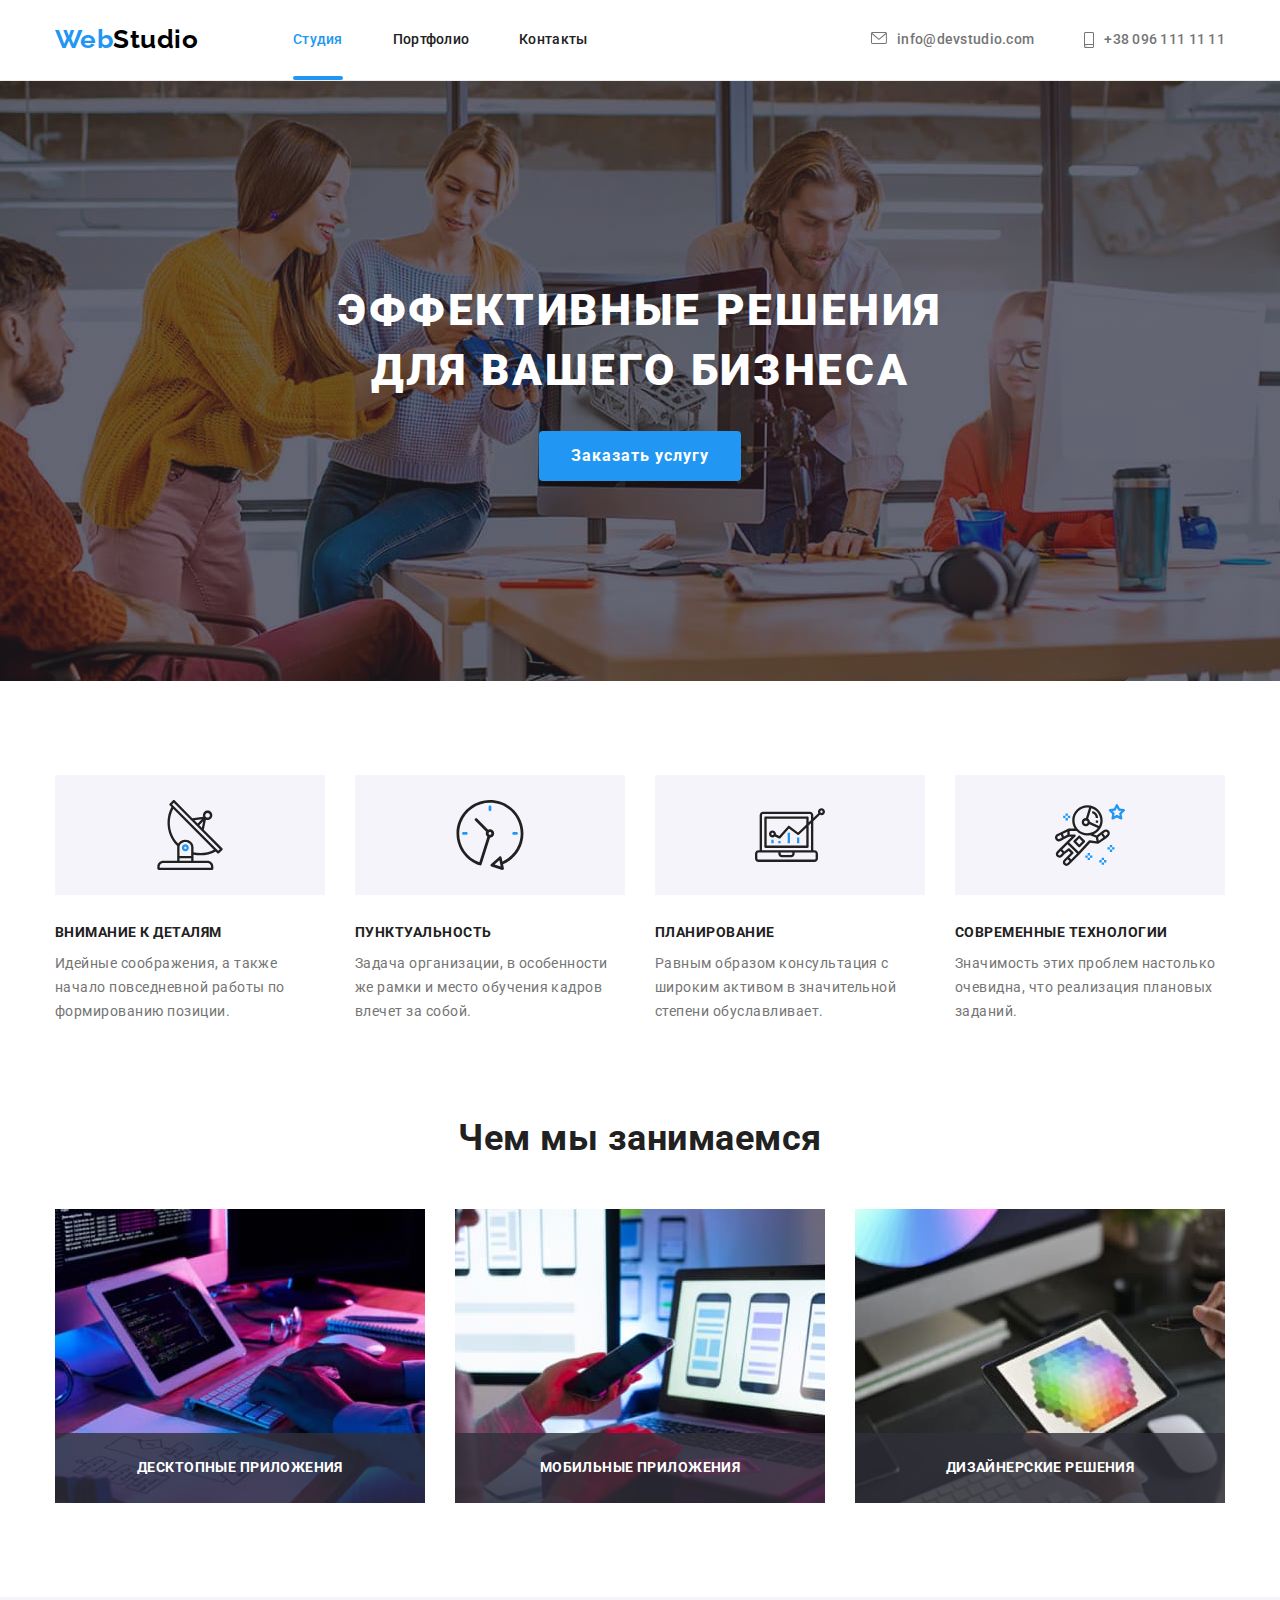
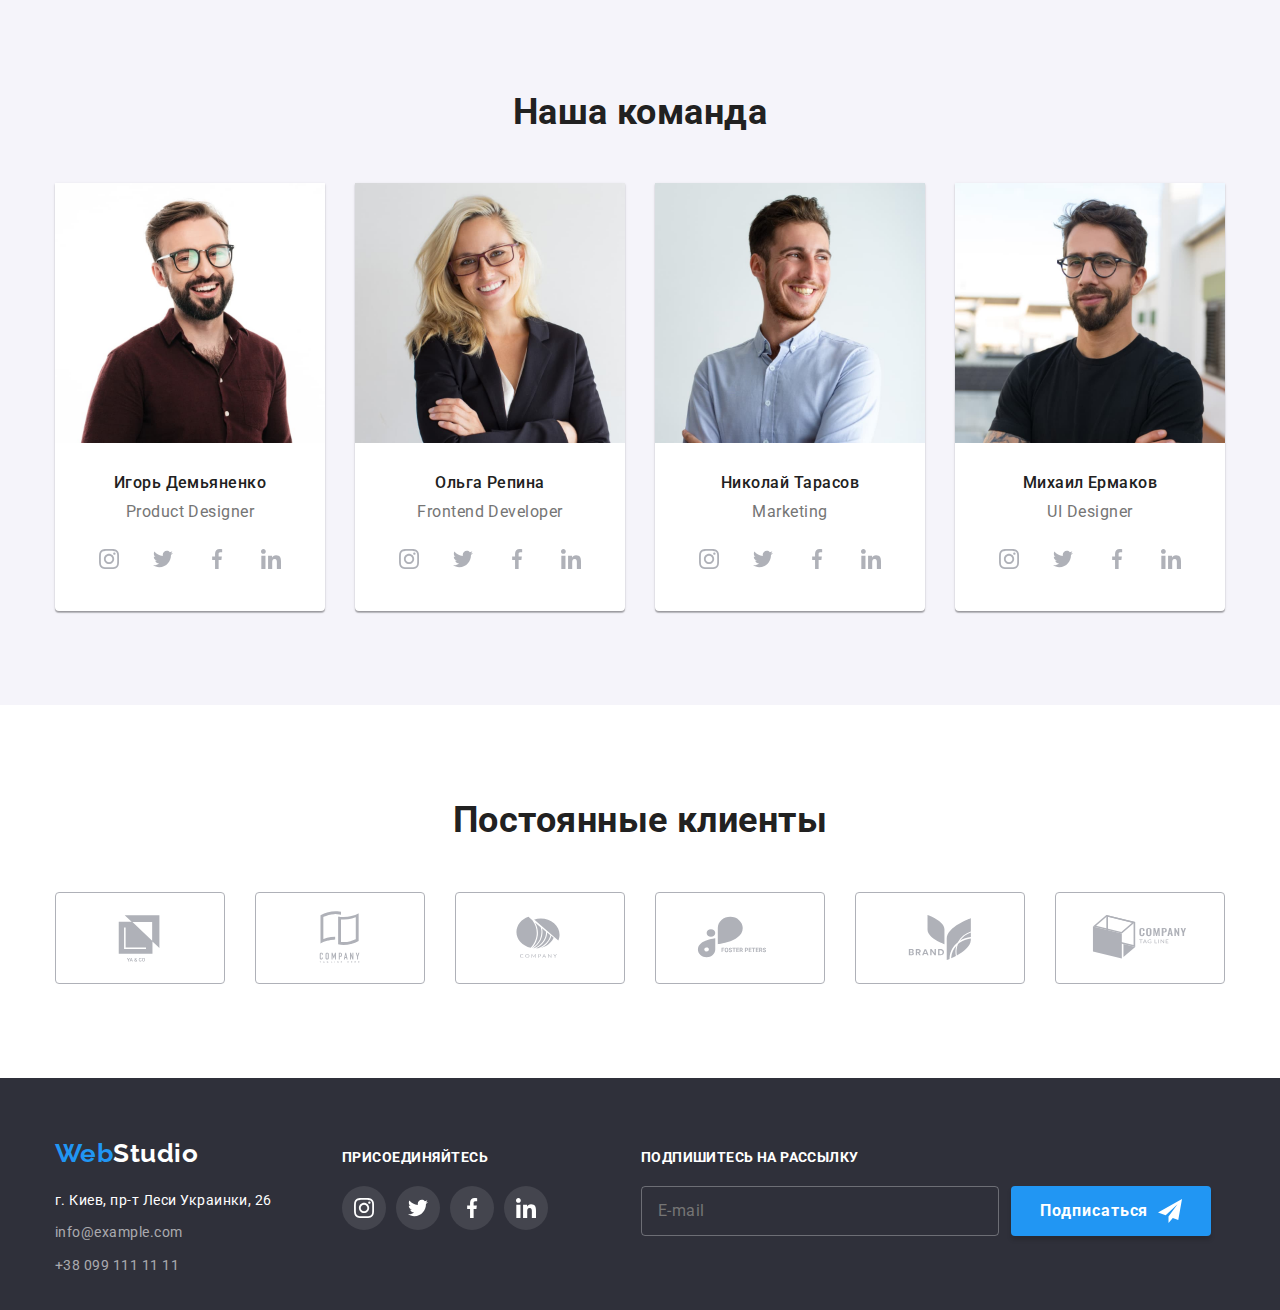
<file: index.html>
<!DOCTYPE html>
<html lang="ru">
  <head>
    <meta charset="UTF-8" />
    <meta http-equiv="X-UA-Compatible" content="IE=edge" />
    <meta name="viewport" content="width=device-width, initial-scale=1.0" />
    <link rel="preconnect" href="https://fonts.googleapis.com" />
    <link rel="preconnect" href="https://fonts.gstatic.com" crossorigin />
    <link
      href="https://fonts.googleapis.com/css2?family=Raleway:wght@700&family=Roboto:wght@400;500;700;900&display=swap"
      rel="stylesheet"
    />
    <title>Document</title>
    <link
      rel="stylesheet"
      href="https://cdnjs.cloudflare.com/ajax/libs/modern-normalize/1.1.0/modern-normalize.min.css"
    />
    <link rel="stylesheet" href="./css/styles.css" />
  </head>
  <body>
    <!--Шапка-->
    <header class="header">
      <div class="container main-nav">
        <nav class="site-nav">
          <a href="./index.html" class="logo"
            ><span class="accent">Web</span>Studio</a
          >
          <ul class="site-nav list">
            <li class="item">
              <a href="./index.html" class="link current">Студия</a>
            </li>
            <li class="item">
              <a href="./portfolio.html" class="link">Портфолио</a>
            </li>
            <li class="item"><a href="" class="link">Контакты</a></li>
          </ul>
        </nav>
        <ul class="site-contacts list">
          <li class="item">
            <a class="link" href="mailto:info@devstudio.com">
              <svg class="contact-icon" width="16" height="12">
                <use
                  href="./images/icons.svg/symbol-defs.svg#icon-envelope"
                ></use>
              </svg>
              info@devstudio.com</a
            >
          </li>
          <li class="item">
            <a class="link" href="tel:+38 096 111 11 11">
              <svg class="contact-icon" width="10" height="16">
                <use
                  href="./images/icons.svg/symbol-defs.svg#icon-smartphone"
                ></use>
              </svg>
              +38 096 111 11 11</a
            >
          </li>
        </ul>
      </div>
    </header>

    <!-- Main -->
    <main>
      <!--Герой-->
      <div>
        <section class="hero">
          <div class="container">
            <h1 class="hero-title">Эффективные решения для вашего бизнеса</h1>
            <button type="button" class="hero-button" data-modal-open>
              Заказать услугу
            </button>
          </div>
        </section>
      </div>

      <!--Преимущества-->
      <section class="section">
        <div class="container">
          <h2 class="visually-hidden">Преимущества</h2>
          <ul class="feature list">
            <li class="feature-card">
              <div class="features">
                <svg class="feature-icon" width="70" height="70">
                  <use
                    href="./images/icons.svg/symbol-defs.svg#icon-antenna"
                  ></use>
                </svg>
              </div>
              <h3 class="section-work">Внимание к деталям</h3>
              <p class="paragraf">
                Идейные соображения, а также начало повседневной работы по
                формированию позиции.
              </p>
            </li>
            <li class="feature-card">
              <div class="features">
                <svg class="feature-icon" width="70" height="70">
                  <use
                    href="./images/icons.svg/symbol-defs.svg#icon-clock"
                  ></use>
                </svg>
              </div>
              <h3 class="section-work">Пунктуальность</h3>
              <p class="paragraf">
                Задача организации, в особенности же рамки и место обучения
                кадров влечет за собой.
              </p>
            </li>
            <li class="feature-card">
              <div class="features">
                <svg class="feature-icon" width="70" height="70">
                  <use
                    href="./images/icons.svg/symbol-defs.svg#icon-diagram"
                  ></use>
                </svg>
              </div>
              <h3 class="section-work">Планирование</h3>
              <p class="paragraf">
                Равным образом консультация с широким активом в значительной
                степени обуславливает.
              </p>
            </li>
            <li class="feature-card">
              <div class="features">
                <svg class="feature-icon" width="70" height="70">
                  <use
                    href="./images/icons.svg/symbol-defs.svg#icon-astronaut"
                  ></use>
                </svg>
              </div>
              <h3 class="section-work">Современные технологии</h3>
              <p class="paragraf">
                Значимость этих проблем настолько очевидна, что реализация
                плановых заданий.
              </p>
            </li>
          </ul>
        </div>
      </section>

      <!--Чем мы занимаемся-->
      <section class="section no-padding">
        <div class="container">
          <h2 class="section-title">Чем мы занимаемся</h2>
          <ul class="main-list list">
            <li class="item">
              <img
                src="./images/img1.jpg"
                alt="программист пишет код"
                width="370"
                height="294"
              />
              <div class="item-thumb">
                <h3 class="item-text">Десктопные приложения</h3>
              </div>
            </li>
            <li class="item">
              <img
                src="./images/img2.jpg"
                alt="программист пишет код для приложения на смартфон"
                width="370"
                height="294"
              />
              <div class="item-thumb">
                <h3 class="item-text">Мобильные приложения</h3>
              </div>
            </li>
            <li class="item">
              <img
                src="./images/img3.jpg"
                alt="дизайнер держит цветовую паллету"
                width="370"
                height="294"
              />
              <div class="item-thumb">
                <h3 class="item-text">Дизайнерские решения</h3>
              </div>
            </li>
          </ul>
        </div>
      </section>

      <!--Наша команда-->
      <section class="team">
        <div class="container">
          <h2 class="team-title">Наша команда</h2>
          <ul class="main-list list">
            <li class="cards">
              <img
                src="./images/img4.jpg"
                alt="фото Игоря Демьяненко"
                width="270"
                height="260"
              />
              <div class="team-text">
                <h3 class="team-names">Игорь Демьяненко</h3>
                <p lang="en">Product Designer</p>
                <ul class="team-soc-list list">
                  <li class="team-soc-item">
                    <a href="" class="team-soc-link link">
                      <svg class="team-soc-icon" width="20" height="20">
                        <use
                          href="./images/icons.svg/symbol-defs.svg#icon-instagram"
                        ></use>
                      </svg>
                    </a>
                  </li>
                  <li class="team-soc-item">
                    <a href="" class="team-soc-link link">
                      <svg class="team-soc-icon" width="20" height="20">
                        <use
                          href="./images/icons.svg/symbol-defs.svg#icon-twitter"
                        ></use>
                      </svg>
                    </a>
                  </li>
                  <li class="team-soc-item">
                    <a href="" class="team-soc-link link">
                      <svg class="team-soc-icon" width="20" height="20">
                        <use
                          href="./images/icons.svg/symbol-defs.svg#icon-facebook"
                        ></use>
                      </svg>
                    </a>
                  </li>
                  <li class="team-soc-item">
                    <a href="" class="team-soc-link link">
                      <svg class="team-soc-icon" width="20" height="20">
                        <use
                          href="./images/icons.svg/symbol-defs.svg#icon-linkedin"
                        ></use>
                      </svg>
                    </a>
                  </li>
                </ul>
              </div>
            </li>
            <li class="cards">
              <img
                src="./images/img5.jpg"
                alt="фото Ольги Репиной"
                width="270"
                height="260"
              />
              <div class="team-text">
                <h3 class="team-names">Ольга Репина</h3>
                <p lang="en">Frontend Developer</p>
                <ul class="team-soc-list list">
                  <li class="team-soc-item">
                    <a href="" class="team-soc-link link">
                      <svg class="team-soc-icon" width="20" height="20">
                        <use
                          href="./images/icons.svg/symbol-defs.svg#icon-instagram"
                        ></use>
                      </svg>
                    </a>
                  </li>
                  <li class="team-soc-item">
                    <a href="" class="team-soc-link link">
                      <svg class="team-soc-icon" width="20" height="20">
                        <use
                          href="./images/icons.svg/symbol-defs.svg#icon-twitter"
                        ></use>
                      </svg>
                    </a>
                  </li>
                  <li class="team-soc-item">
                    <a href="" class="team-soc-link link">
                      <svg class="team-soc-icon" width="20" height="20">
                        <use
                          href="./images/icons.svg/symbol-defs.svg#icon-facebook"
                        ></use>
                      </svg>
                    </a>
                  </li>
                  <li class="team-soc-item">
                    <a href="" class="team-soc-link link">
                      <svg class="team-soc-icon" width="20" height="20">
                        <use
                          href="./images/icons.svg/symbol-defs.svg#icon-linkedin"
                        ></use>
                      </svg>
                    </a>
                  </li>
                </ul>
              </div>
            </li>
            <li class="cards">
              <img
                src="./images/img6.jpg"
                alt="фото Николая Тарасова"
                width="270"
                height="260"
              />
              <div class="team-text">
                <h3 class="team-names">Николай Тарасов</h3>
                <p lang="en">Marketing</p>
                <ul class="team-soc-list list">
                  <li class="team-soc-item">
                    <a href="" class="team-soc-link link">
                      <svg class="team-soc-icon" width="20" height="20">
                        <use
                          href="./images/icons.svg/symbol-defs.svg#icon-instagram"
                        ></use>
                      </svg>
                    </a>
                  </li>
                  <li class="team-soc-item">
                    <a href="" class="team-soc-link link">
                      <svg class="team-soc-icon" width="20" height="20">
                        <use
                          href="./images/icons.svg/symbol-defs.svg#icon-twitter"
                        ></use>
                      </svg>
                    </a>
                  </li>
                  <li class="team-soc-item">
                    <a href="" class="team-soc-link link">
                      <svg class="team-soc-icon" width="20" height="20">
                        <use
                          href="./images/icons.svg/symbol-defs.svg#icon-facebook"
                        ></use>
                      </svg>
                    </a>
                  </li>
                  <li class="team-soc-item">
                    <a href="" class="team-soc-link link">
                      <svg class="team-soc-icon" width="20" height="20">
                        <use
                          href="./images/icons.svg/symbol-defs.svg#icon-linkedin"
                        ></use>
                      </svg>
                    </a>
                  </li>
                </ul>
              </div>
            </li>
            <li class="cards">
              <img
                src="./images/img7.jpg"
                alt="фото Михаила Ермакова"
                width="270"
                height="260"
              />
              <div class="team-text">
                <h3 class="team-names">Михаил Ермаков</h3>
                <p lang="en">UI Designer</p>
                <ul class="team-soc-list list">
                  <li class="team-soc-item">
                    <a href="" class="team-soc-link link">
                      <svg class="team-soc-icon" width="20" height="20">
                        <use
                          href="./images/icons.svg/symbol-defs.svg#icon-instagram"
                        ></use>
                      </svg>
                    </a>
                  </li>
                  <li class="team-soc-item">
                    <a href="" class="team-soc-link link">
                      <svg class="team-soc-icon" width="20" height="20">
                        <use
                          href="./images/icons.svg/symbol-defs.svg#icon-twitter"
                        ></use>
                      </svg>
                    </a>
                  </li>
                  <li class="team-soc-item">
                    <a href="" class="team-soc-link link">
                      <svg class="team-soc-icon" width="20" height="20">
                        <use
                          href="./images/icons.svg/symbol-defs.svg#icon-facebook"
                        ></use>
                      </svg>
                    </a>
                  </li>
                  <li class="team-soc-item">
                    <a href="" class="team-soc-link link">
                      <svg class="team-soc-icon" width="20" height="20">
                        <use
                          href="./images/icons.svg/symbol-defs.svg#icon-linkedin"
                        ></use>
                      </svg>
                    </a>
                  </li>
                </ul>
              </div>
            </li>
          </ul>
        </div>
      </section>

      <!-- Постоянные клиенты -->
      <section class="section">
        <div class="container">
          <h2 class="section-title">Постоянные клиенты</h2>
          <ul class="clients list">
            <li class="clients-item">
              <a href="" class="clients-link link">
                <svg class="clients-icon" width="106" height="60">
                  <use
                    href="./images/icons.svg/symbol-defs.svg#icon-logo1"
                  ></use>
                </svg>
              </a>
            </li>
            <li class="clients-item">
              <a href="" class="clients-link link">
                <svg class="clients-icon" width="106" height="60">
                  <use
                    href="./images/icons.svg/symbol-defs.svg#icon-logo2"
                  ></use>
                </svg>
              </a>
            </li>
            <li class="clients-item">
              <a href="" class="clients-link link">
                <svg class="clients-icon" width="106" height="60">
                  <use
                    href="./images/icons.svg/symbol-defs.svg#icon-logo3"
                  ></use>
                </svg>
              </a>
            </li>
            <li class="clients-item">
              <a href="" class="clients-link link">
                <svg class="clients-icon" width="106" height="60">
                  <use
                    href="./images/icons.svg/symbol-defs.svg#icon-logo4"
                  ></use>
                </svg>
              </a>
            </li>
            <li class="clients-item">
              <a href="" class="clients-link link">
                <svg class="clients-icon" width="106" height="60">
                  <use
                    href="./images/icons.svg/symbol-defs.svg#icon-logo5"
                  ></use>
                </svg>
              </a>
            </li>
            <li class="clients-item">
              <a href="" class="clients-link link">
                <svg class="clients-icon" width="106" height="60">
                  <use
                    href="./images/icons.svg/symbol-defs.svg#icon-logo6"
                  ></use>
                </svg>
              </a>
            </li>
          </ul>
        </div>
      </section>
    </main>

    <!--Футер-->
    <footer class="footer">
      <div class="container">
        <div class="footer-content">
          <a href="./index.html" class="logo-footer"
            ><span class="accent">Web</span>Studio</a
          >
          <address>
            <ul class="list">
              <li>
                <a
                  href="https://www.google.com/maps/d/u/0/viewer?mid=10uSM3H-mIU3GznYo2szRIEphczw&hl=en_US&ll=50.42732700000001%2C30.538092&z=17"
                  target="_blank"
                  rel="noreferrer noopener"
                  class="adress"
                >
                  г. Киев, пр-т Леси Украинки, 26
                </a>
              </li>
              <li>
                <a href="mailto:info@example.com" class="footer-contacts"
                  >info@example.com</a
                >
              </li>
              <li>
                <a href="tel=+380991111111" class="footer-contacts no-margin"
                  >+38 099 111 11 11</a
                >
              </li>
            </ul>
          </address>
        </div>
        <div class="footer-soc">
          <h3 class="footer-soc-title">Присоединяйтесь</h3>
          <ul class="footer-soc-list list">
            <li class="footer-soc-item">
              <a href="" class="footer-soc-link link">
                <svg class="footer-soc-icon" width="20" height="20">
                  <use
                    href="./images/icons.svg/symbol-defs.svg#icon-instagram"
                  ></use>
                </svg>
              </a>
            </li>
            <li class="footer-soc-item">
              <a href="" class="footer-soc-link link">
                <svg class="footer-soc-icon" width="20" height="20">
                  <use
                    href="./images/icons.svg/symbol-defs.svg#icon-twitter"
                  ></use>
                </svg>
              </a>
            </li>
            <li class="footer-soc-item">
              <a href="" class="footer-soc-link link">
                <svg class="footer-soc-icon" width="20" height="20">
                  <use
                    href="./images/icons.svg/symbol-defs.svg#icon-facebook"
                  ></use>
                </svg>
              </a>
            </li>
            <li class="footer-soc-item">
              <a href="" class="footer-soc-link link">
                <svg class="footer-soc-icon" width="20" height="20">
                  <use
                    href="./images/icons.svg/symbol-defs.svg#icon-linkedin"
                  ></use>
                </svg>
              </a>
            </li>
          </ul>
        </div>
        <div>
          <p class="signup-call">Подпишитесь на рассылку</p>
          <form name="signup-form" class="signup-form">
            <div class="signup-thumb">
              <label for="signup-id"></label>
              <input
                type="email"
                name="signup-email"
                class="signup-input"
                placeholder="E-mail"
                id="signup-id"
              />
              <button type="submit" class="signup-button">
                Подписаться
                <svg class="icon-send" width="24" height="24">
                  <use
                    href="./images/icons.svg/symbol-defs.svg#icon-icon-send"
                  ></use>
                </svg>
              </button>
            </div>
          </form>
        </div>
      </div>
    </footer>

    <div class="backdrop is-hidden" data-modal>
      <div class="modal">
        <p class="reqest-form-call">Оставьте свои данные, мы вам перезвоним</p>
        <form class="request-form" name="request-form">
          <label class="form-field">
            <span class="form-label">Имя</span>
            <span class="icon-field">
              <input type="text" class="form-input" name="username" required />
              <svg class="icon-input" width="18" height="18">
                <use
                  href="./images/icons.svg/symbol-defs.svg#icon-person-input"
                ></use>
              </svg>
            </span>
          </label>

          <label class="form-field">
            <span class="form-label">Телефон</span>
            <span class="icon-field">
              <input
                type="text"
                class="form-input"
                name="phone-number"
                required
              />
              <svg class="icon-input" width="18" height="18">
                <use
                  href="./images/icons.svg/symbol-defs.svg#icon-phone-input"
                ></use>
              </svg>
            </span>
          </label>

          <label class="form-field">
            <span class="form-label">Почта</span>
            <span class="icon-field">
              <input
                type="text"
                class="form-input"
                name="request-email"
                required
              />
              <svg class="icon-input" width="18" height="18">
                <use
                  href="./images/icons.svg/symbol-defs.svg#icon-email-input"
                ></use>
              </svg>
            </span>
          </label>

          <label class="form-field form-comment">
            <span class="form-label">Комментарий</span>
            <textarea
              name="comment"
              class="form-input form-textarea"
              placeholder="Введите текст"
            ></textarea>
          </label>

          <label class="checkbox-label">
            <input
              class="checkbox-input visually-hidden"
              type="checkbox"
              name="checkbox"
              required
            />
            <span class="custom-checkbox"></span>
            <span class="checkbox-title"
              >Соглашаюсь с рассылкой и принимаю
              <a href class="agreement">Условия договора</a>
            </span>
          </label>
          <button type="submit" class="submit-button">Отправить</button>
        </form>

        <button class="close-button" data-modal-close>
          <svg class="close-button-icon" width="18" height="18">
            <use
              href="./images/icons.svg/symbol-defs.svg#icon-close-button"
            ></use>
          </svg>
        </button>
      </div>
    </div>
    <script src="./js/modal.js"></script>
  </body>
</html>
</file>
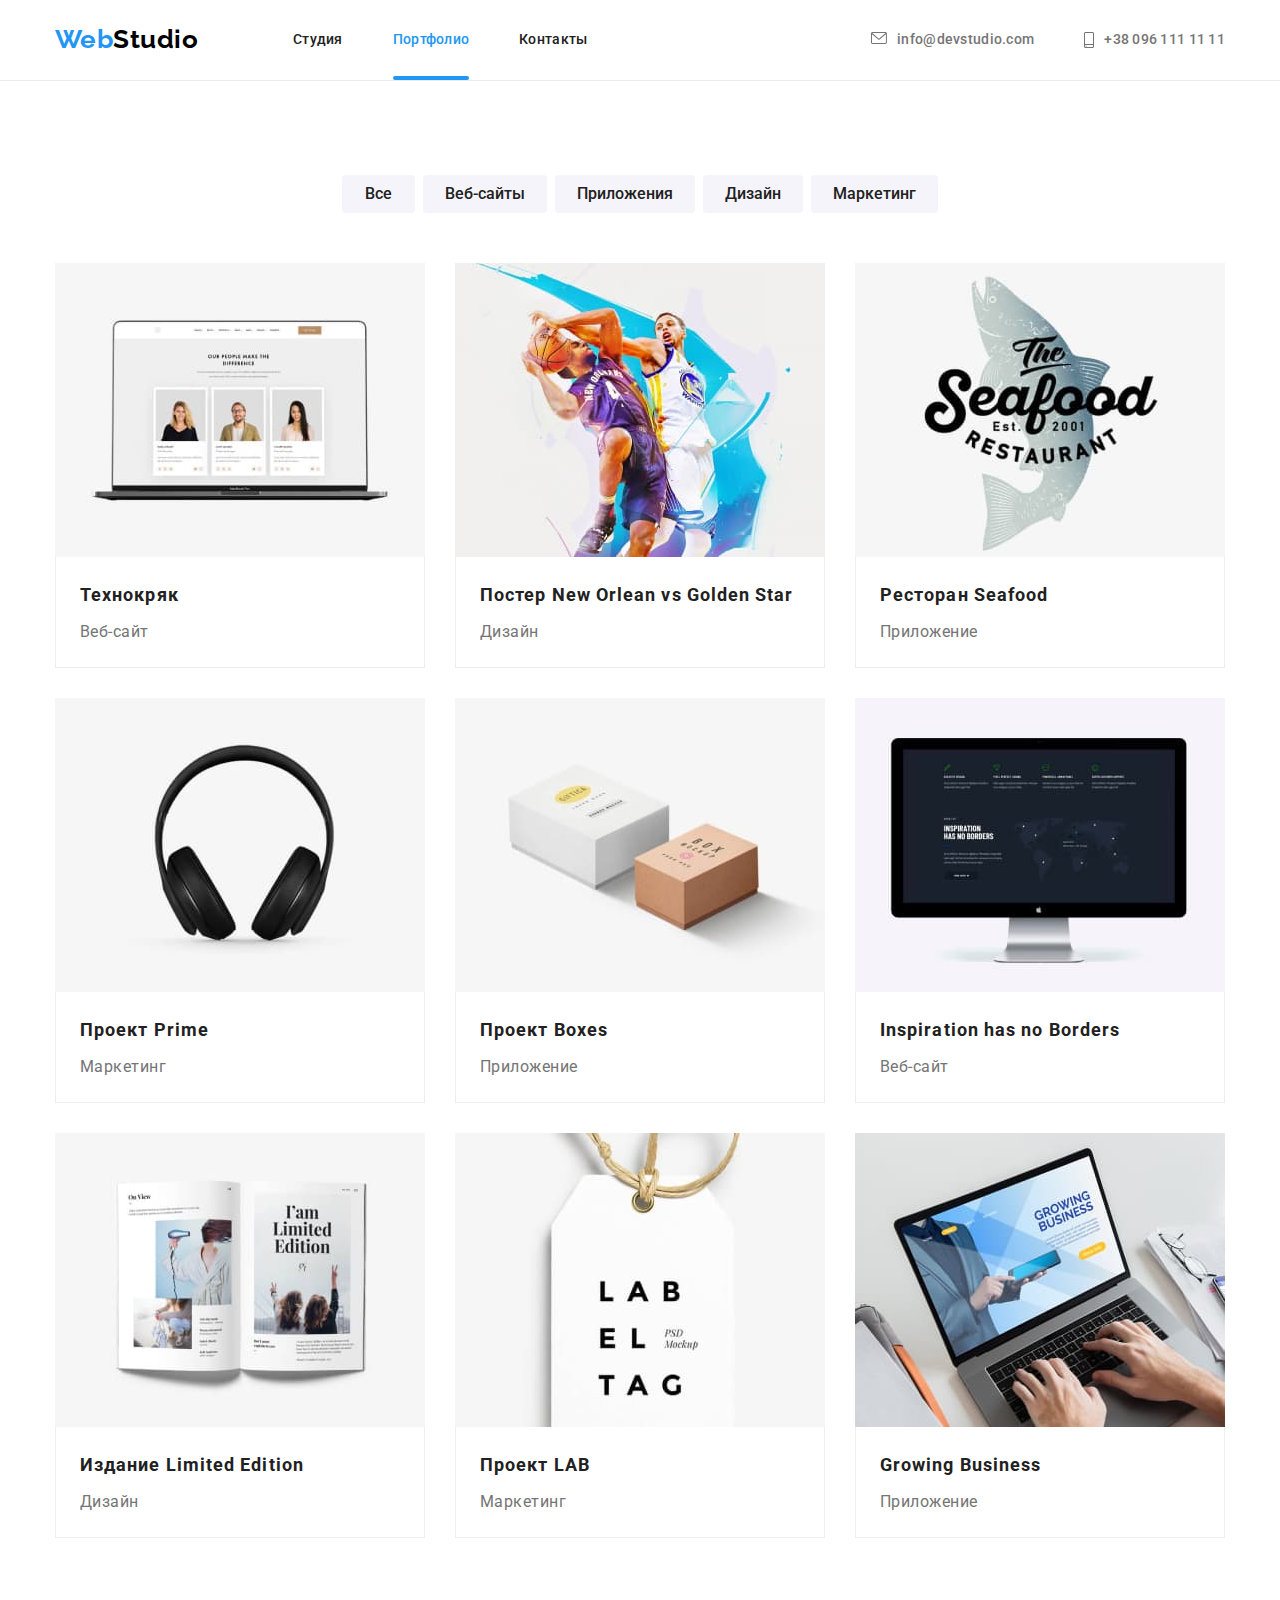
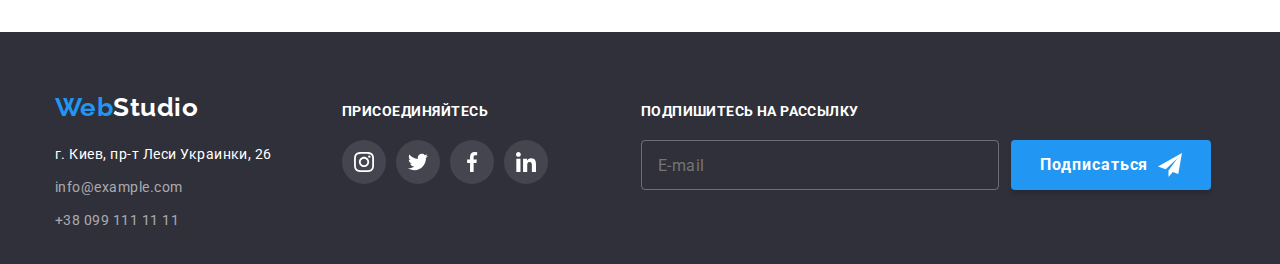
<file: portfolio.html>
<!DOCTYPE html>
<html lang="ru">
  <head>
    <meta charset="UTF-8" />
    <meta http-equiv="X-UA-Compatible" content="IE=edge" />
    <meta name="viewport" content="width=device-width, initial-scale=1.0" />
    <link rel="preconnect" href="https://fonts.googleapis.com" />
    <link rel="preconnect" href="https://fonts.gstatic.com" crossorigin />
    <link
      href="https://fonts.googleapis.com/css2?family=Raleway:wght@700&family=Roboto:wght@400;500;700;900&display=swap"
      rel="stylesheet"
    />
    <title>Document</title>
    <link
      rel="stylesheet"
      href="https://cdnjs.cloudflare.com/ajax/libs/modern-normalize/1.1.0/modern-normalize.min.css"
    />
    <link rel="stylesheet" href="./css/styles.css" />
  </head>
  <body>
    <!--Шапка-->
    <header class="header">
      <div class="container main-nav">
        <nav class="site-nav">
          <a href="./index.html" class="logo"
            ><span class="accent">Web</span>Studio</a
          >
          <ul class="site-nav list">
            <li class="item">
              <a href="./index.html" class="link">Студия</a>
            </li>
            <li class="item">
              <a href="./portfolio.html" class="link current">Портфолио</a>
            </li>
            <li class="item"><a href="" class="link">Контакты</a></li>
          </ul>
        </nav>
        <ul class="site-contacts list">
          <li class="item">
            <a class="link" href="mailto:info@devstudio.com">
              <svg class="contact-icon" width="16" height="12">
                <use
                  href="./images/icons.svg/symbol-defs.svg#icon-envelope"
                ></use>
              </svg>
              info@devstudio.com</a
            >
          </li>
          <li class="item">
            <a class="link" href="tel:+38 096 111 11 11">
              <svg class="contact-icon" width="10" height="16">
                <use
                  href="./images/icons.svg/symbol-defs.svg#icon-smartphone"
                ></use>
              </svg>
              +38 096 111 11 11</a
            >
          </li>
        </ul>
      </div>
    </header>

    <main>
      <section class="section">
        <div class="container">
          <h1 class="visually-hidden">Портфолио</h1>
          <ul class="filter list">
            <li class="item">
              <button type="button" class="filter-button">Все</button>
            </li>
            <li class="item">
              <button type="button" class="filter-button">Веб-сайты</button>
            </li>
            <li class="item">
              <button type="button" class="filter-button">Приложения</button>
            </li>
            <li class="item">
              <button type="button" class="filter-button">Дизайн</button>
            </li>
            <li class="item">
              <button type="button" class="filter-button">Маркетинг</button>
            </li>
          </ul>
          <ul class="works list">
            <li class="element">
              <a class="link" href="">
                <div class="element-thumb">
                  <img
                    src="./images/img8.jpg"
                    alt="Сайт на экране ноутбука"
                    width="370"
                    height="294"
                  />
                  <p class="element-top-text">
                    Ресурс предлагает комплексные предложения с разным уровнем
                    функционала и сервисов. Все это позволит посетителю получить
                    исчерпывающие сведения о компании или частном лице.
                  </p>
                </div>
                <div class="cards-title">
                  <h2 class="client">Технокряк</h2>
                  <p class="category">Веб-сайт</p>
                </div>
              </a>
            </li>
            <li class="element">
              <div class="element-thumb">
                <img
                  src="./images/img9.jpg"
                  alt="Баскетболисты в прыжке>"
                  width="370"
                  height="294"
                />

                <p class="element-top-text">
                  Ресурс предлагает комплексные предложения с разным уровнем
                  функционала и сервисов. Все это позволит посетителю получить
                  исчерпывающие сведения о компании или частном лице.
                </p>
              </div>
              <div class="cards-title">
                <h2 class="client">Постер New Orlean vs Golden Star</h2>
                <p class="category">Дизайн</p>
              </div>
            </li>
            <li class="element">
              <div class="element-thumb">
                <img
                  src="./images/img10.jpg"
                  alt="Название ресторана на фоне рыбы"
                  width="370"
                  height="294"
                />

                <p class="element-top-text">
                  Ресурс предлагает комплексные предложения с разным уровнем
                  функционала и сервисов. Все это позволит посетителю получить
                  исчерпывающие сведения о компании или частном лице.
                </p>
              </div>
              <div class="cards-title">
                <h2 class="client">Ресторан Seafood</h2>
                <p class="category">Приложение</p>
              </div>
            </li>
            <li class="element">
              <div class="element-thumb">
                <img
                  src="./images/img11.jpg"
                  alt="Черные наушники"
                  width="370"
                  height="294"
                />

                <p class="element-top-text">
                  Ресурс предлагает комплексные предложения с разным уровнем
                  функционала и сервисов. Все это позволит посетителю получить
                  исчерпывающие сведения о компании или частном лице.
                </p>
              </div>
              <div class="cards-title">
                <h2 class="client">Проект Prime</h2>
                <p class="category">Маркетинг</p>
              </div>
            </li>
            <li class="element">
              <div class="element-thumb">
                <img
                  src="./images/img12.jpg"
                  alt="Белая и коричнивая коробки"
                  width="370"
                  height="294"
                />

                <p class="element-top-text">
                  Ресурс предлагает комплексные предложения с разным уровнем
                  функционала и сервисов. Все это позволит посетителю получить
                  исчерпывающие сведения о компании или частном лице.
                </p>
              </div>
              <div class="cards-title">
                <h2 class="client">Проект Boxes</h2>
                <p class="category">Приложение</p>
              </div>
            </li>
            <li class="element">
              <div class="element-thumb">
                <img
                  src="./images/img13.jpg"
                  alt="Сайт на экране монитора"
                  width="370"
                  height="294"
                />

                <p class="element-top-text">
                  Ресурс предлагает комплексные предложения с разным уровнем
                  функционала и сервисов. Все это позволит посетителю получить
                  исчерпывающие сведения о компании или частном лице.
                </p>
              </div>
              <div class="cards-title">
                <h2 class="client">Inspiration has no Borders</h2>
                <p class="category">Веб-сайт</p>
              </div>
            </li>
            <li class="element">
              <div class="element-thumb">
                <img
                  src="./images/img14.jpg"
                  alt="Разворот книги"
                  width="370"
                  height="294"
                />

                <p class="element-top-text">
                  Ресурс предлагает комплексные предложения с разным уровнем
                  функционала и сервисов. Все это позволит посетителю получить
                  исчерпывающие сведения о компании или частном лице.
                </p>
              </div>
              <div class="cards-title">
                <h2 class="client">Издание Limited Edition</h2>
                <p class="category">Дизайн</p>
              </div>
            </li>
            <li class="element">
              <div class="element-thumb">
                <img
                  src="./images/img15.jpg"
                  alt="Бирка"
                  width="370"
                  height="294"
                />

                <p class="element-top-text">
                  Ресурс предлагает комплексные предложения с разным уровнем
                  функционала и сервисов. Все это позволит посетителю получить
                  исчерпывающие сведения о компании или частном лице.
                </p>
              </div>
              <div class="cards-title">
                <h2 class="client">Проект LAB</h2>
                <p class="category">Маркетинг</p>
              </div>
            </li>
            <li class="element">
              <div class="element-thumb">
                <img
                  src="./images/img16.jpg"
                  alt="Человек печатает на клавиатуре"
                  width="370"
                  height="294"
                />

                <p class="element-top-text">
                  Ресурс предлагает комплексные предложения с разным уровнем
                  функционала и сервисов. Все это позволит посетителю получить
                  исчерпывающие сведения о компании или частном лице.
                </p>
              </div>
              <div class="cards-title">
                <h2 class="client">Growing Business</h2>
                <p class="category">Приложение</p>
              </div>
            </li>
          </ul>
        </div>
      </section>
    </main>

    <!--Футер-->
    <footer class="footer">
      <div class="container">
        <div class="footer-content">
          <a href="./index.html" class="logo-footer"
            ><span class="accent">Web</span>Studio</a
          >
          <address>
            <ul class="list">
              <li>
                <a
                  href="https://www.google.com/maps/d/u/0/viewer?mid=10uSM3H-mIU3GznYo2szRIEphczw&hl=en_US&ll=50.42732700000001%2C30.538092&z=17"
                  target="_blank"
                  rel="noreferrer noopener"
                  class="adress"
                >
                  г. Киев, пр-т Леси Украинки, 26
                </a>
              </li>
              <li>
                <a href="mailto:info@example.com" class="footer-contacts"
                  >info@example.com</a
                >
              </li>
              <li>
                <a href="tel=+380991111111" class="footer-contacts no-margin"
                  >+38 099 111 11 11</a
                >
              </li>
            </ul>
          </address>
        </div>
        <div class="footer-soc">
          <h3 class="footer-soc-title">Присоединяйтесь</h3>
          <ul class="footer-soc-list list">
            <li class="footer-soc-item">
              <a href="" class="footer-soc-link link">
                <svg class="footer-soc-icon" width="20" height="20">
                  <use
                    href="./images/icons.svg/symbol-defs.svg#icon-instagram"
                  ></use>
                </svg>
              </a>
            </li>
            <li class="footer-soc-item">
              <a href="" class="footer-soc-link link">
                <svg class="footer-soc-icon" width="20" height="20">
                  <use
                    href="./images/icons.svg/symbol-defs.svg#icon-twitter"
                  ></use>
                </svg>
              </a>
            </li>
            <li class="footer-soc-item">
              <a href="" class="footer-soc-link link">
                <svg class="footer-soc-icon" width="20" height="20">
                  <use
                    href="./images/icons.svg/symbol-defs.svg#icon-facebook"
                  ></use>
                </svg>
              </a>
            </li>
            <li class="footer-soc-item">
              <a href="" class="footer-soc-link link">
                <svg class="footer-soc-icon" width="20" height="20">
                  <use
                    href="./images/icons.svg/symbol-defs.svg#icon-linkedin"
                  ></use>
                </svg>
              </a>
            </li>
          </ul>
        </div>
        <div>
          <p class="signup-call">Подпишитесь на рассылку</p>
          <form name="signup-form" class="signup-form">
            <div class="signup-thumb">
              <label for="signup-id"></label>
              <input
                type="email"
                name="signup-email"
                class="signup-input"
                placeholder="E-mail"
                id="signup-id"
              />
              <button type="submit" class="signup-button">
                Подписаться
                <svg class="icon-send" width="24" height="24">
                  <use
                    href="./images/icons.svg/symbol-defs.svg#icon-icon-send"
                  ></use>
                </svg>
              </button>
            </div>
          </form>
        </div>
      </div>
    </footer>
  </body>
</html>
</file>
<file: css/styles.css>
:root {
    --primary-text-color: #757575;
    --title-text-color: #212121;
    --axent-color: #2196F3;
    --white-color: #FFFFFF;
    --logo-main-color: #000000;
    --primary-background-color: #FFFFFF;
    --secondary-background-color: #F5F4FA;
    --axent-background-color: #2F303A;
    --footer-contacts-color: rgba(255, 255, 255, 0.6);
    --header-border-color: #ECECEC;
    --cards-border-color: #EEEEEE;
    --icon-color: #AFB1B8;
    --timing-function: cubic-bezier(0.4, 0, 0.2, 1);
    --time-duration: 250ms;
}

body {
    font-family: roboto, sans-serif;
    background-color: var(--primary-background-color);
    color: var(--primary-text-color);
    letter-spacing: 0.03em;
}

img {
    display: block;
    min-width: 100%;
    height: auto;
}

.list {
    list-style: none;
}  

h1, h2, h3, h4, h5, h6, ul, p {
    margin: 0;
    padding: 0;
}

/* Шапка */
.header {
    border-bottom: 1px solid var(--header-border-color);
}

.container {
    margin: 0 auto;
    padding: 0 15px;
    width: 1200px;
}

.main-nav {
    display: flex;
    align-items: center;
}

.logo {
    display: flex;
    padding-top: 24px;
    padding-bottom: 25px;
    margin-right: 93px;
    width: 145px;

    font-family: raleway, sans-serif; 
    color:var(--logo-main-color);
    font-weight: 700;
    font-size: 26px;
    line-height: 1.19;
    text-decoration: none;
}

.logo .accent {
    color: var(--axent-color);
}

/* site-nav */
 .site-nav {
    display: flex;
    position: relative;
}

 .site-nav .item:not(:last-child) {
     margin-right: 50px;
 }

 .site-nav .link {
    display: block;
    padding-top: 32px;
    padding-bottom: 32px;

    font-family:inherit;
    color: var(--title-text-color);
    font-weight: 500;
    font-size: 14px;
    line-height: 1.14;
    letter-spacing: 0.02em;
    text-decoration: none;

    transition: color var(--time-duration) var(--timing-function);
}

.link:hover,
.link:focus {
    color: var(--axent-color);
} 

.site-nav .link.current {
    color: var(--axent-color);
}

.item {
    position: relative;
}

.link.current::after {
    content: "";
    position: absolute;
    display: block;
    bottom: 0;
    width: 100%;
    height: 4px;
    background-color: var(--axent-color);
    border-radius: 2px;
}

/* site-contacts */

.site-contacts {
    display: flex;
    margin-left: auto;
}

.site-contacts .item:not(:last-child) {
    margin-right: 50px;
}

.site-contacts .link {
    display: flex;
    padding-top: 32px;
    padding-bottom: 32px;

    font-family: inherit;
    color: var(--primary-text-color);
    font-weight: 500;
    font-size: 14px;
    line-height: 1.14;
    letter-spacing: 0.02em;
    text-decoration: none;

    transition: color var(--time-duration) var(--timing-function);
}

.link:hover,
.link:focus {
    color: var(--axent-color);
}

.contact-icon {
    display: block;
    margin-right: 10px;
    fill: currentColor;
}

/* hero */
.hero {
    padding-top: 200px;
    padding-bottom: 200px;
    margin-left: auto;
    margin-right: auto;

    max-width: 1600px;
    height: 600px;
    background-color: var(--axent-background-color);
    background-image: linear-gradient(rgba(47, 48, 58, 0.4), rgba(47, 48, 58, 0.4)),
    url("../images/Img17.jpg");
    background-repeat: no-repeat;
    background-position: center;
    background-size: cover;

    color: var(--white-color);
    text-align: center;
}

.hero-title {
    margin-bottom: 30px;
    margin-right: auto;
    margin-left: auto;

    max-width: 696px;
  
    font-weight: 900;
    font-size: 44px;
    line-height: 1.36;
    letter-spacing: 0.06em;
    text-transform: uppercase;
}

.hero-button {
    display: inline-block;
    box-shadow: 0px 4px 4px rgba(0, 0, 0, 0.15);
    border: none;
    border-radius: 4px;
    padding: 10px 32px;
    min-width: 200px;

    background-color: var(--axent-color);
    color: inherit;
    font-family: inherit;
    font-weight: 700;
    font-size: 16px;
    line-height: 1.88;
    letter-spacing: 0.06em;
    cursor: pointer;
}

/* Преимущества */

.visually-hidden {
    position: absolute;
    white-space: nowrap;
    width: 1px;
    height: 1px;
    overflow: hidden;
    border: 0;
    padding: 0;
    clip: rect(0 0 0 0);
    clip-path: inset(50%);
    margin: -1px;
}

.section {
    padding-top: 94px;
    padding-bottom: 94px;
}

.section.no-padding {
    padding-top: 0;
}

.main-list, .feature {
    display: flex;
}

.main-list .item {
    position: relative;
    width: 370px;
}

.main-list .item:not(:last-child) {
    margin-right: 30px;
}

.item-thumb {
    position: absolute;
    bottom: 0;
    width: 100%;
    height: 70px;

    display: flex;
    justify-content: center;
    align-items: center;
    
    background-color: rgba(47, 48, 58, 0.8);
}

.item-text {
font-weight: 700;
    font-size: 14px;
    line-height: 1.14;
    letter-spacing: 0.03em;
    text-transform: uppercase;

    color: var(--white-color);
}

.features {
    display: flex;
    margin-bottom: 30px;
    width: 270px;
    height: 120px;
    background: var(--secondary-background-color);
    justify-content: center;
    align-items: center;
}

.feature .feature-card {
    width: 270px;
}

.feature .feature-card:not(:last-child) {
    margin-right: 30px;
}

.feature-icon {
    border-radius: 4px;
}

.section-work {
    margin-bottom: 10px;

    color: var(--title-text-color);
    font-weight: 700;
    font-size: 14px;
    line-height: 1.14;
    text-transform: uppercase;
}

.paragraf {
    font-size: 14px;
    line-height: 1.72;
}

.main-list .cards {
    width: 270px;
    box-shadow: 0px 1px 3px rgba(0, 0, 0, 0.12), 0px 1px 1px rgba(0, 0, 0, 0.14), 0px 2px 1px rgba(0, 0, 0, 0.2);
    border-radius: 0px 0px 4px 4px;
}

.main-list .cards:not(:last-child) {
    margin-right: 30px;
}

.section-title, .team-title {
    margin-bottom: 50px;

    color: var(--title-text-color);
    font-weight: 700;
    font-size: 36px;
    line-height: 1.17;
    text-align: center;
}

/* team */

.team {
    padding-top: 94px;
    padding-bottom: 94px;
    
    background-color: var(--secondary-background-color);
    font-size: 16px;
    line-height: 1.19;
    text-align: center;
}

.team-text {
    padding-top: 30px;
    padding-bottom: 30px;
}
.team-names {
    margin-bottom: 10px;

    color: var(--title-text-color);
    font-weight: 500;
    font-size: 16px;
}

.team .cards {
    background-color: var(--primary-background-color);
}

.team-soc-list {
    display: flex;
    justify-content: center;
    margin-top: 16px;
}

.team-soc-item {
    border-radius: 50%;
    width: 44px;
    height: 44px;
}

.team-soc-item:not(:last-child){
    margin-right: 10px;
}

.team-soc-link {
    display: flex;
    width: 100%;
    height: 100%;
    border-radius: 50%;
    justify-content: center;
    align-items: center;

    transition: background-color var(--time-duration) var(--timing-function);
}

.team-soc-link:hover,
.team-soc-link:focus {
   background-color: var(--axent-color);
}

.team-soc-link:hover .team-soc-icon,
.team-soc-link:focus .team-soc-icon {
    fill: var(--white-color);
}

.team-soc-icon {
    fill: var(--icon-color);

    transition: fill var(--time-duration) var(--timing-function);
}

/* Clients */

.clients {
    display: flex;
    justify-content: center;
}

.clients-item {
    width: 170px;
    height: 92px;
    border: 1px solid var(--icon-color);
    border-radius: 4px;

    transition: border var(--time-duration) var(--timing-function);
}

.clients-item:hover,
.clients-item:focus {
    border: 1px solid var(--axent-color);
}

.clients-item:not(:last-child) {
    margin-right: 30px;
}

.clients-link {
    display: flex;
    width: 100%;
    height: 100%;
    justify-content: center;
    align-items: center;

    transition: background-color var(--time-duration) var(--timing-function);
}

.clients-link:hover,
.clients-link:focus {
    background-color: var(--white-color);
}

.clients-link:hover .clients-icon,
.clients-link:focus .clients-icon {
    fill: var(--axent-color);
}

.clients-icon {
    fill: var(--icon-color);

    transition: fill var(--time-duration) var(--timing-function);
}

/* Footer */
.footer {
    padding-top: 60px;
    padding-bottom: 60px;
    background-color: var(--axent-background-color);
}

.footer >.container {
    display: flex;
    align-items: baseline;
}

.footer-content {
    max-width: 376px;
    max-height: 112px;
    margin-right: 70px;
}

.logo-footer {
    display: inline-block;
    margin-bottom: 20px;

    font-family: raleway, sans-serif;
    color: var(--white-color);
    font-weight: 700;
    font-size: 26px;
    line-height: 1.19;
    text-decoration: none;
}

.logo-footer .accent {
    color: var(--axent-color);
}

.adress {
    display: inline-block;
    margin-bottom: 9px;

    color: var(--white-color);
    font-style: normal;
    font-size: 14px;
    line-height: 1.71;
    text-decoration: none;

    transition: color var(--time-duration) var(--timing-function);
}

.adress:hover,
.adress:focus {
    color: var(--axent-color);
}
        
.footer-contacts {
    display: inline-block;
    margin-bottom: 9px;
    color: var(--footer-contacts-color);
    font-style: normal;
    font-size: 14px;
    line-height: 1.71;
    text-decoration: none;

    transition: color var(--time-duration) var(--timing-function);
}

.footer-contacts.no-margin {
    margin-bottom: 0;
}

.footer-contacts:hover,
.footer-contacts:focus {
    color: var(--axent-color);
}

.footer-soc {
    margin-right: 93px;
}

.footer-soc-title {
    margin-bottom: 20px;

    color: var(--white-color);
    font-weight: 700;
    font-size: 14px;
    line-height: 1.14;
    text-transform: uppercase;
}

.footer-soc-list {
    display: flex;
    justify-content: center;
}

.footer-soc-item {
    width: 44px;
    height: 44px;
    border-radius: 50%;
    background-color: rgba(255, 255, 255, 0.1);
}

.footer-soc-item:not(:last-child) {
    margin-right: 10px;
}

.footer-soc-link {
    display: flex;
    width: 100%;
    height: 100%;
    border-radius: 50%;
    justify-content: center;
    align-items: center;

    transition: background-color var(--time-duration) var(--timing-function);
}

.footer-soc-link:hover,
.footer-soc-link:focus {
    background-color: var(--axent-color);
}

.footer-soc-link:hover .team-soc-icon,
.footer-soc-link:focus .team-soc-icon {
    fill: var(--white-color);
}

.footer-soc-icon {
    fill: var(--white-color);

    transition: fill var(--time-duration) var(--timing-function);
}

.signup-form {
    margin: 0;
    width: 570px;    
}

.signup-thumb {
    display: flex;
}

.signup-call {
    margin-bottom: 20px;

    color: var(--white-color);
    font-style: normal;
    font-weight: 700;
    font-size: 14px;
    line-height: 1.14;
    text-transform: uppercase;
    letter-spacing: 0.03em;
}

.signup-input {
    background-color: transparent;
    color: rgba(255, 255, 255, 0.6);
    margin-right: 12px;
    padding-left: 16px;
     
    width: 358px; 
    height: 50px;
    font-style: normal;
    font-weight: 400;
    font-size: 16px;
    line-height: 1.25;
    letter-spacing: 0.03em;

    border: 1px solid rgba(255, 255, 255, 0.3);
    border-radius: 4px;
}

.signup-button {
    display: flex;
    box-shadow: 0px 4px 4px rgba(0, 0, 0, 0.15);
    border: none;
    border-radius: 4px;
    padding: 10px 28px 10px 29px;
    margin: 0;
    width: 200px;
    height: 50px;
    align-items: center;
    
    background-color: var(--axent-color);
    color: var(--white-color);

    font-family: inherit;
    font-weight: 700;
    font-size: 16px;
    line-height: 1.88;
    letter-spacing: 0.06em;
    cursor: pointer;
}

.icon-send {
    fill: var(--white-color);
    margin-left: 10px;
}

/* page potfolio*/

.filter {
    display: flex;
    justify-content: center;
}

.filter-button {
    display: inline-block;
    border-radius: 4px;
    border: 0;
    padding: 6px 22px;
    min-width: 73px;

    color: var(--title-text-color);
    background-color: var(--secondary-background-color);
    font-family: inherit;
    font-weight: 500;
    font-size: 16px;
    line-height: 1.62;
    text-align: center;
    cursor: pointer;

    transition: color var(--time-duration) var(--timing-function), 
     background-color var(--time-duration) var(--timing-function), 
     shadow var(--time-duration) var(--timing-function);
}

.filter .item:not(:last-child) {
    margin-right: 8px;
}

.filter-button:hover,
.filter-button:focus {
    box-shadow: 0px 3px 1px rgba(0, 0, 0, 0.1), 0px 1px 2px rgba(0, 0, 0, 0.08), 0px 2px 2px rgba(0, 0, 0, 0.12);
    color: var(--white-color);
    background-color: var(--axent-color);
}

.filter.list {
    margin-bottom: 50px;
}

.list.works {
    display: flex;
    flex-wrap: wrap;
}

.element {
    width: 370px;
    margin-right: 30px;
    margin-bottom: 30px;

    transition: box-shadow var(--time-duration) var(--timing-function),
                transform var(--time-duration) var(--timing-function);
}

.element:nth-child(3n) {
    margin-right: 0;
}

.element:nth-last-child(-n+3) {
    margin-bottom: 0;
}

.element .link {
    display: block;
    text-decoration: none;
}

.element:hover,
.element:focus {
    box-shadow: 0px 1px 1px rgba(0, 0, 0, 0.12), 0px 4px 4px rgba(0, 0, 0, 0.06), 1px 4px 6px rgba(0, 0, 0, 0.16);
}

.element:hover .element-top-text,
.element:focus .element-top-text {
    transform: translateY(0);
}

.element-thumb {
    position: relative;
    overflow: hidden;
}

.element-top-text {
    position: absolute;
    top: 0;
    padding: 63px 24px;
    font-weight: 400;
    font-size: 18px;
    line-height: 1.56;
    letter-spacing: 0.03em;
    color: var(--white-color);
    background-color: rgba(33, 150, 243, 0.9);

    transform: translateY(100%);
    transition: transform 250ms cubic-bezier(0.4, 0, 0.2, 1);
}

.cards-title {
    padding: 20px 24px;
    border: 1px solid var(--cards-border-color);
    border-top: 0;
}

.client {
     margin-bottom: 4px;
    
    color: var(--title-text-color);
    font-weight: 700;
    font-size: 18px;
    line-height: 2.0;
    letter-spacing: 0.06em;
}

.category {
    color: var(--primary-text-color);
    font-size: 16px;
    line-height: 1.88;
}

/* модальное окно */

.backdrop {
    position: fixed;
    top: 0;
    left: 0;
    width: 100%;
    height: 100%;

    background-color: rgba(0, 0, 0, 0.2);

    visibility: visible;
    opacity: 1;

    transition: opacity var(--time-duration) var(--timing-function), 
    visibility var(--time-duration) var(--timing-function);
}

.is-hidden {
    visibility: hidden;
    opacity: 0;
    pointer-events: none;
}

.backdrop.is-hidden .modal {
    transform: translate(-50%, -50%) scale(0) rotate(0);
}

.modal {
    position: absolute;
    top: 50%;
    left: 50%;

    display: inline-block;
    justify-content: center;
    align-items: center;
    padding: 40px;
       
    width: 528px;
    min-height: 581px;
    box-shadow: 0px 1px 3px rgba(0, 0, 0, 0.12), 0px 1px 1px rgba(0, 0, 0, 0.14), 0px 2px 1px rgba(0, 0, 0, 0.2);
    border-radius: 4px;

    background-color: var(--primary-background-color);

    transform: translate(-50%, -50%) scale(1) rotate(360deg);
    transition: transform var(--time-duration) var(--timing-function);
}

.reqest-form-call {
    text-align: center;
    font-style: normal;
    font-weight: 700;
    font-size: 20px;
    line-height: 1.15;
    letter-spacing: 0.03em;

    margin-bottom: 12px;

    color: var(--title-text-color);
}

.form-field {
    display: block;
    text-align: left;
    margin-bottom: 10px;
    
}

.form-label {
    display: block;
    margin-bottom: 4px;
    font-style: normal;
    font-weight: 400;
    font-size: 12px;
    line-height: 1.17;
    letter-spacing: 0.01em;
}

.icon-field {
    position: relative;
}

.form-input {
    width: 100%;
    height: 40px;
    padding: 11px 12px;
    padding-left: 42px;
    
    border: 1px solid rgba(33, 33, 33, 0.2);
    border-radius: 4px;
    outline: transparent;

    transition: border 250ms cubic-bezier(0.4, 0, 0.2, 1);
}

.form-input:hover,
.form-input:focus {
    border-color: var(--axent-color);
}

.form-input:hover + .icon-input,
.form-input:focus + .icon-input {
    fill: var(--axent-color);
}

.icon-input {
    display: inline-block;
    position: absolute;
    left: 12px;
    top: 50%;
    transform: translateY(-50%);
    transition: fill var(--axent-color);
} 

.form-comment {
    margin-bottom: 20px;
}

.form-textarea {
    display: flex;
    height: 120px;
    padding: 12px 16px;

    font-style: normal;
    font-weight: 400;
    font-size: 14px;
    letter-spacing: 0.01em;

    resize: none;
}

.form-textarea::placeholder {
    line-height: 1.14;
    letter-spacing: 0.01em;
    color: rgba(117, 117, 117, 0.5);
}

.checkbox-label {
    display: flex;
    justify-content: center;
    align-items: center;
    margin-bottom: 30px;
    cursor: pointer;
}

.custom-checkbox {
    display: flex;
    justify-content: center;
    align-items: center;
    width: 16px;
    height: 15px;
    margin-right: 8.38px;
    border: 2px solid var(--title-text-color);
    border-radius: 2px;
    transition: background-color var(--time-duration) var(--timing-function),
            border-color var(--time-duration) var(--timing-function);
}

.checkbox-input:checked + .custom-checkbox {
    background-color: var(--axent-color);
    border-color: var(--axent-color);
    background-image: url(../images/icon\ check.svg);
}

.checkbox-title {
    font-style: normal;
    font-weight: 400;
    font-size: 14px;
    line-height: 1.71;
    letter-spacing: 0.03em;
}

.agreement {
    color: var(--axent-color);
}

.submit-button {
    display: flex;
    justify-content: center;
    align-items: center;
    min-width: 200px;
    padding: 10px 55px 10px 56px;
    margin-left: auto;
    margin-right: auto;
    color: var(--white-color);
    background-color: var(--axent-color);
    
    box-shadow: 0px 4px 4px rgba(0, 0, 0, 0.15);
    border-radius: 4px;
    border: none;
    font-weight: 700;
    font-size: 16px;
    line-height: 1.88;
    letter-spacing: 0.06em;
    cursor: pointer;
}

.submit-button:hover,
.submit-button:focus {
    background-color: #188CE8;
}

.close-button {
    position: absolute;
    top: 14px;
    right: 12px;

    width: 30px;
    height: 30px;

    background-color: transparent;
    border: 1px solid rgba(0, 0, 0, 0.1);
    border-radius: 50%;
    transition: color var(--time-duration) var(--timing-function);
    
}

.close-button-icon {
    position: absolute;
    top: 50%;
    left: 50%;
    transform: translate(-50%, -50%);
    fill: currentColor;
   
}

.close-button:hover,
.close-button:focus {
    color: var(--axent-color);
}
</file>
